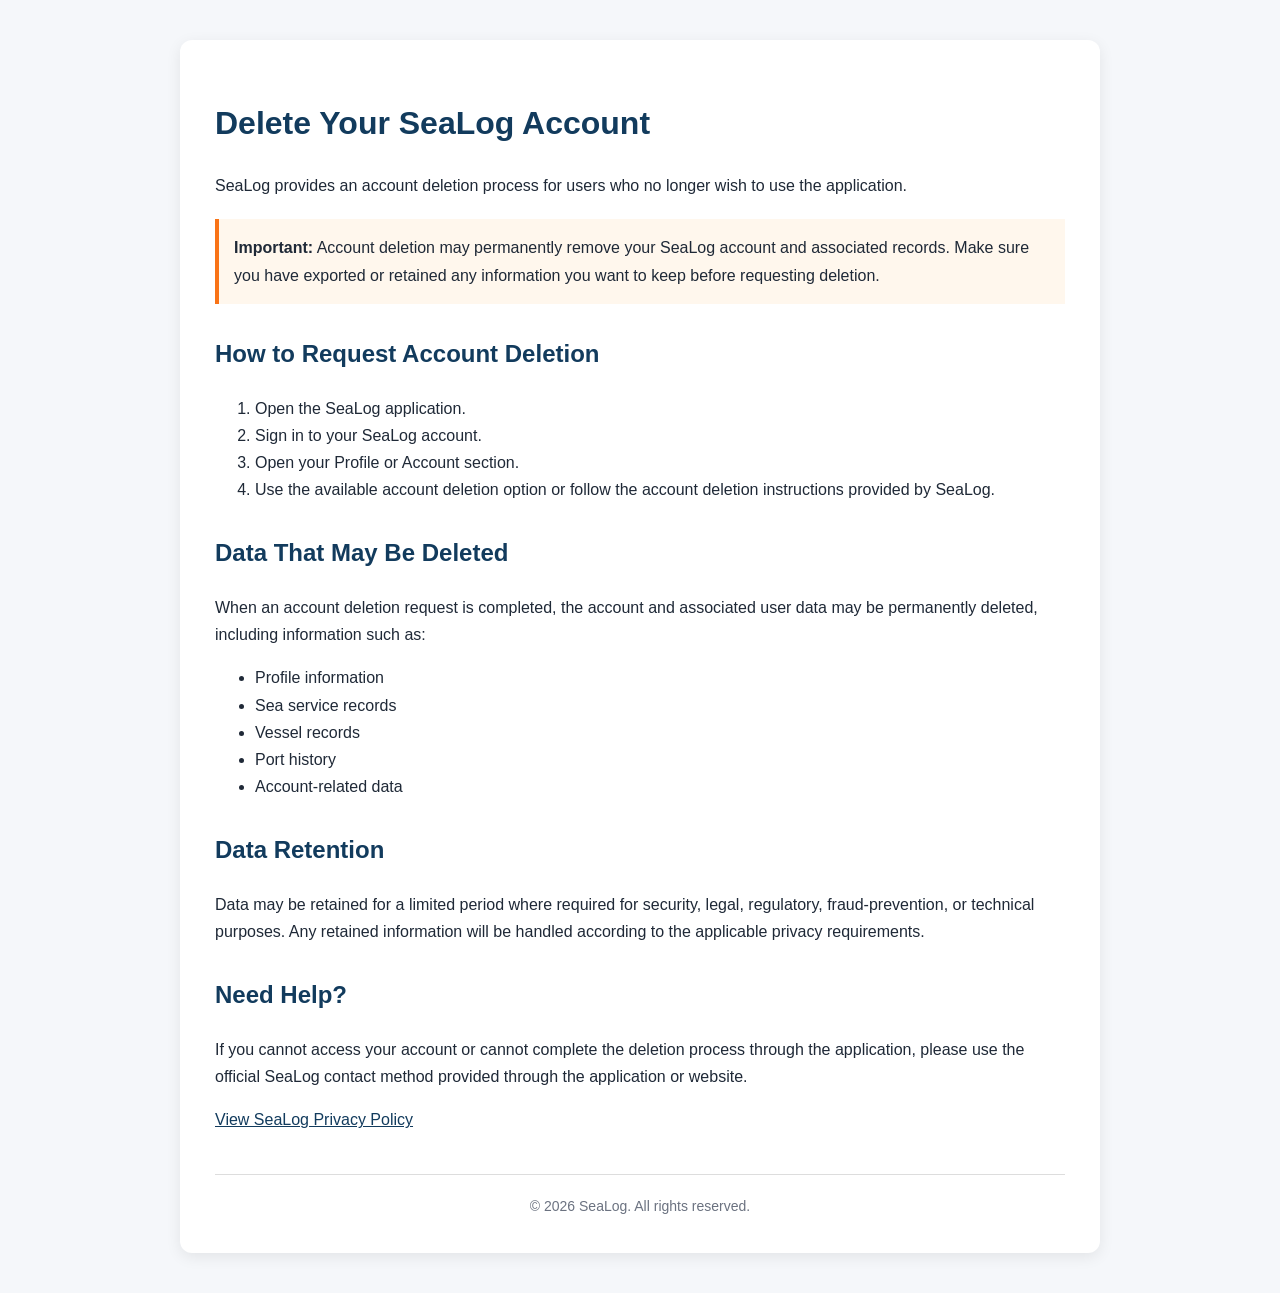
<file: delete-account.html>
<!DOCTYPE html>
<html lang="en">
<head>
  <meta charset="UTF-8">
  <meta name="viewport" content="width=device-width, initial-scale=1.0">
  <title>SeaLog - Delete Account</title>
  <style>
    body {
      font-family: Arial, sans-serif;
      line-height: 1.7;
      margin: 0;
      padding: 0;
      background: #f5f7fa;
      color: #1f2937;
    }

    .container {
      max-width: 850px;
      margin: 40px auto;
      background: #ffffff;
      padding: 35px;
      border-radius: 12px;
      box-shadow: 0 4px 15px rgba(0,0,0,0.08);
    }

    h1 {
      color: #123b5d;
    }

    h2 {
      color: #123b5d;
      margin-top: 30px;
    }

    .warning {
      background: #fff7ed;
      border-left: 4px solid #f97316;
      padding: 15px;
      margin: 20px 0;
    }

    a {
      color: #123b5d;
    }

    footer {
      margin-top: 40px;
      padding-top: 20px;
      border-top: 1px solid #ddd;
      color: #6b7280;
      font-size: 14px;
      text-align: center;
    }
  </style>
</head>

<body>
  <div class="container">

    <h1>Delete Your SeaLog Account</h1>

    <p>
      SeaLog provides an account deletion process for users who no longer
      wish to use the application.
    </p>

    <div class="warning">
      <strong>Important:</strong> Account deletion may permanently remove
      your SeaLog account and associated records. Make sure you have
      exported or retained any information you want to keep before
      requesting deletion.
    </div>

    <h2>How to Request Account Deletion</h2>

    <ol>
      <li>Open the SeaLog application.</li>
      <li>Sign in to your SeaLog account.</li>
      <li>Open your Profile or Account section.</li>
      <li>Use the available account deletion option or follow the
          account deletion instructions provided by SeaLog.</li>
    </ol>

    <h2>Data That May Be Deleted</h2>

    <p>
      When an account deletion request is completed, the account and
      associated user data may be permanently deleted, including
      information such as:
    </p>

    <ul>
      <li>Profile information</li>
      <li>Sea service records</li>
      <li>Vessel records</li>
      <li>Port history</li>
      <li>Account-related data</li>
    </ul>

    <h2>Data Retention</h2>

    <p>
      Data may be retained for a limited period where required for
      security, legal, regulatory, fraud-prevention, or technical
      purposes. Any retained information will be handled according to
      the applicable privacy requirements.
    </p>

    <h2>Need Help?</h2>

    <p>
      If you cannot access your account or cannot complete the deletion
      process through the application, please use the official SeaLog
      contact method provided through the application or website.
    </p>

    <p>
      <a href="privacy-policy.html">View SeaLog Privacy Policy</a>
    </p>

    <footer>
      © 2026 SeaLog. All rights reserved.
    </footer>

  </div>
</body>
</html>
</file>
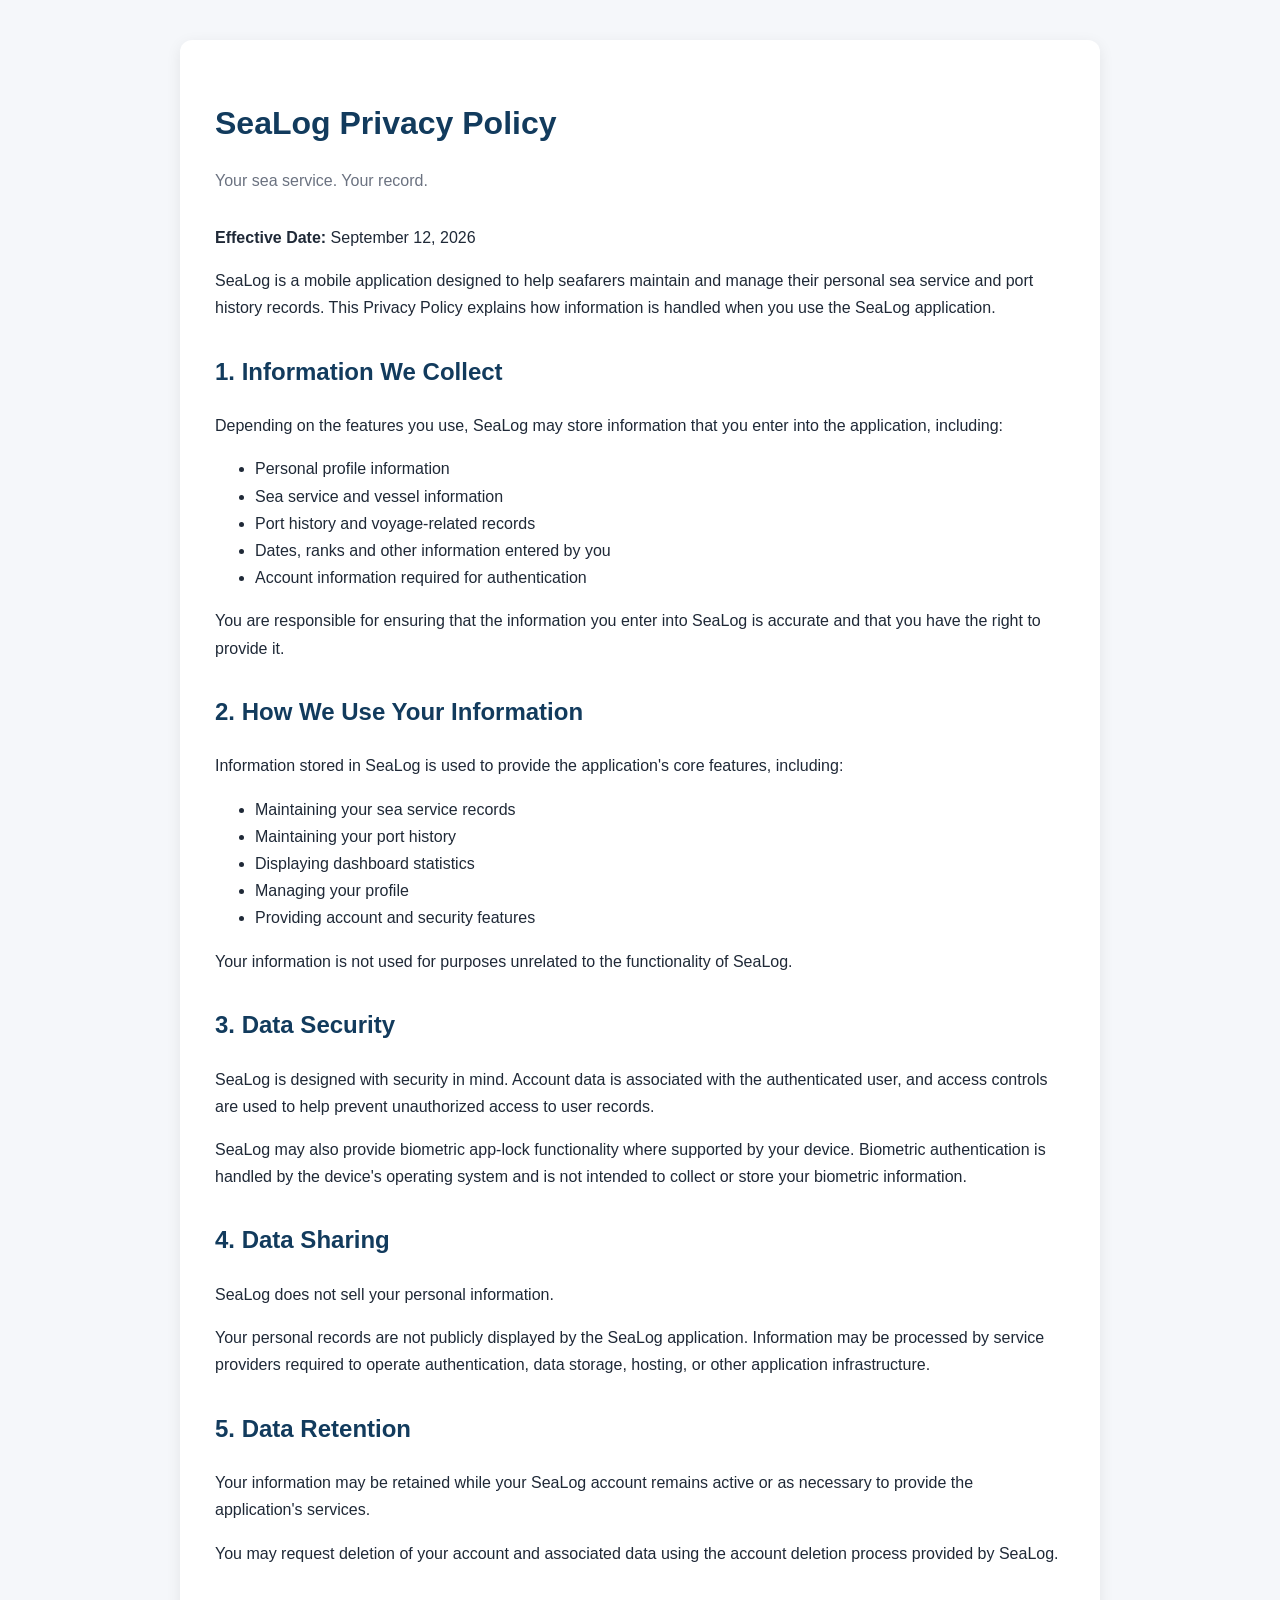
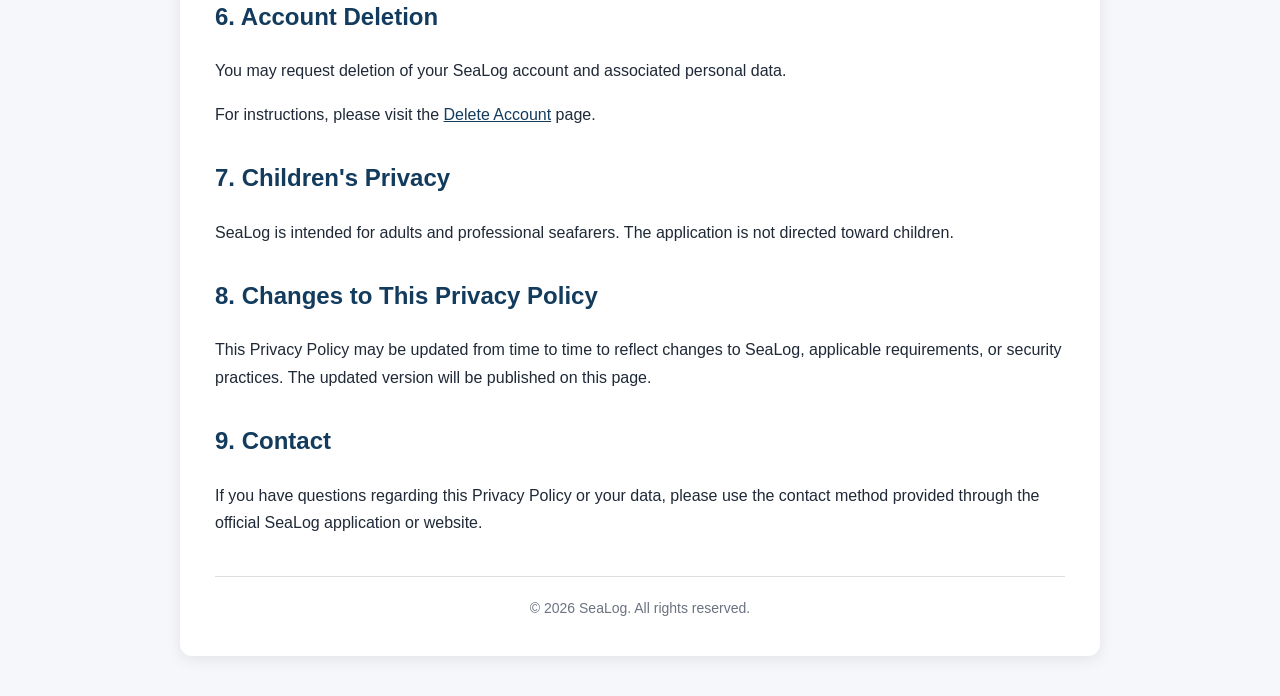
<file: privacy-policy.html>
<!DOCTYPE html>
<html lang="en">
<head>
  <meta charset="UTF-8">
  <meta name="viewport" content="width=device-width, initial-scale=1.0">
  <title>SeaLog - Privacy Policy</title>
  <style>
    body {
      font-family: Arial, sans-serif;
      line-height: 1.7;
      margin: 0;
      padding: 0;
      background: #f5f7fa;
      color: #1f2937;
    }

    .container {
      max-width: 850px;
      margin: 40px auto;
      background: #ffffff;
      padding: 35px;
      border-radius: 12px;
      box-shadow: 0 4px 15px rgba(0,0,0,0.08);
    }

    h1 {
      color: #123b5d;
      margin-bottom: 5px;
    }

    h2 {
      color: #123b5d;
      margin-top: 30px;
    }

    .subtitle {
      color: #6b7280;
      margin-bottom: 30px;
    }

    a {
      color: #123b5d;
    }

    footer {
      margin-top: 40px;
      padding-top: 20px;
      border-top: 1px solid #ddd;
      color: #6b7280;
      font-size: 14px;
      text-align: center;
    }
  </style>
</head>

<body>
  <div class="container">

    <h1>SeaLog Privacy Policy</h1>
    <p class="subtitle">Your sea service. Your record.</p>

    <p><strong>Effective Date:</strong> September 12, 2026</p>

    <p>
      SeaLog is a mobile application designed to help seafarers maintain
      and manage their personal sea service and port history records.
      This Privacy Policy explains how information is handled when you
      use the SeaLog application.
    </p>

    <h2>1. Information We Collect</h2>

    <p>
      Depending on the features you use, SeaLog may store information
      that you enter into the application, including:
    </p>

    <ul>
      <li>Personal profile information</li>
      <li>Sea service and vessel information</li>
      <li>Port history and voyage-related records</li>
      <li>Dates, ranks and other information entered by you</li>
      <li>Account information required for authentication</li>
    </ul>

    <p>
      You are responsible for ensuring that the information you enter
      into SeaLog is accurate and that you have the right to provide it.
    </p>

    <h2>2. How We Use Your Information</h2>

    <p>
      Information stored in SeaLog is used to provide the application's
      core features, including:
    </p>

    <ul>
      <li>Maintaining your sea service records</li>
      <li>Maintaining your port history</li>
      <li>Displaying dashboard statistics</li>
      <li>Managing your profile</li>
      <li>Providing account and security features</li>
    </ul>

    <p>
      Your information is not used for purposes unrelated to the
      functionality of SeaLog.
    </p>

    <h2>3. Data Security</h2>

    <p>
      SeaLog is designed with security in mind. Account data is associated
      with the authenticated user, and access controls are used to help
      prevent unauthorized access to user records.
    </p>

    <p>
      SeaLog may also provide biometric app-lock functionality where
      supported by your device. Biometric authentication is handled by
      the device's operating system and is not intended to collect or
      store your biometric information.
    </p>

    <h2>4. Data Sharing</h2>

    <p>
      SeaLog does not sell your personal information.
    </p>

    <p>
      Your personal records are not publicly displayed by the SeaLog
      application. Information may be processed by service providers
      required to operate authentication, data storage, hosting, or
      other application infrastructure.
    </p>

    <h2>5. Data Retention</h2>

    <p>
      Your information may be retained while your SeaLog account remains
      active or as necessary to provide the application's services.
    </p>

    <p>
      You may request deletion of your account and associated data using
      the account deletion process provided by SeaLog.
    </p>

    <h2>6. Account Deletion</h2>

    <p>
      You may request deletion of your SeaLog account and associated
      personal data.
    </p>

    <p>
      For instructions, please visit the
      <a href="delete-account.html">Delete Account</a> page.
    </p>

    <h2>7. Children's Privacy</h2>

    <p>
      SeaLog is intended for adults and professional seafarers. The
      application is not directed toward children.
    </p>

    <h2>8. Changes to This Privacy Policy</h2>

    <p>
      This Privacy Policy may be updated from time to time to reflect
      changes to SeaLog, applicable requirements, or security practices.
      The updated version will be published on this page.
    </p>

    <h2>9. Contact</h2>

    <p>
      If you have questions regarding this Privacy Policy or your data,
      please use the contact method provided through the official
      SeaLog application or website.
    </p>

    <footer>
      © 2026 SeaLog. All rights reserved.
    </footer>

  </div>
</body>
</html>
</file>
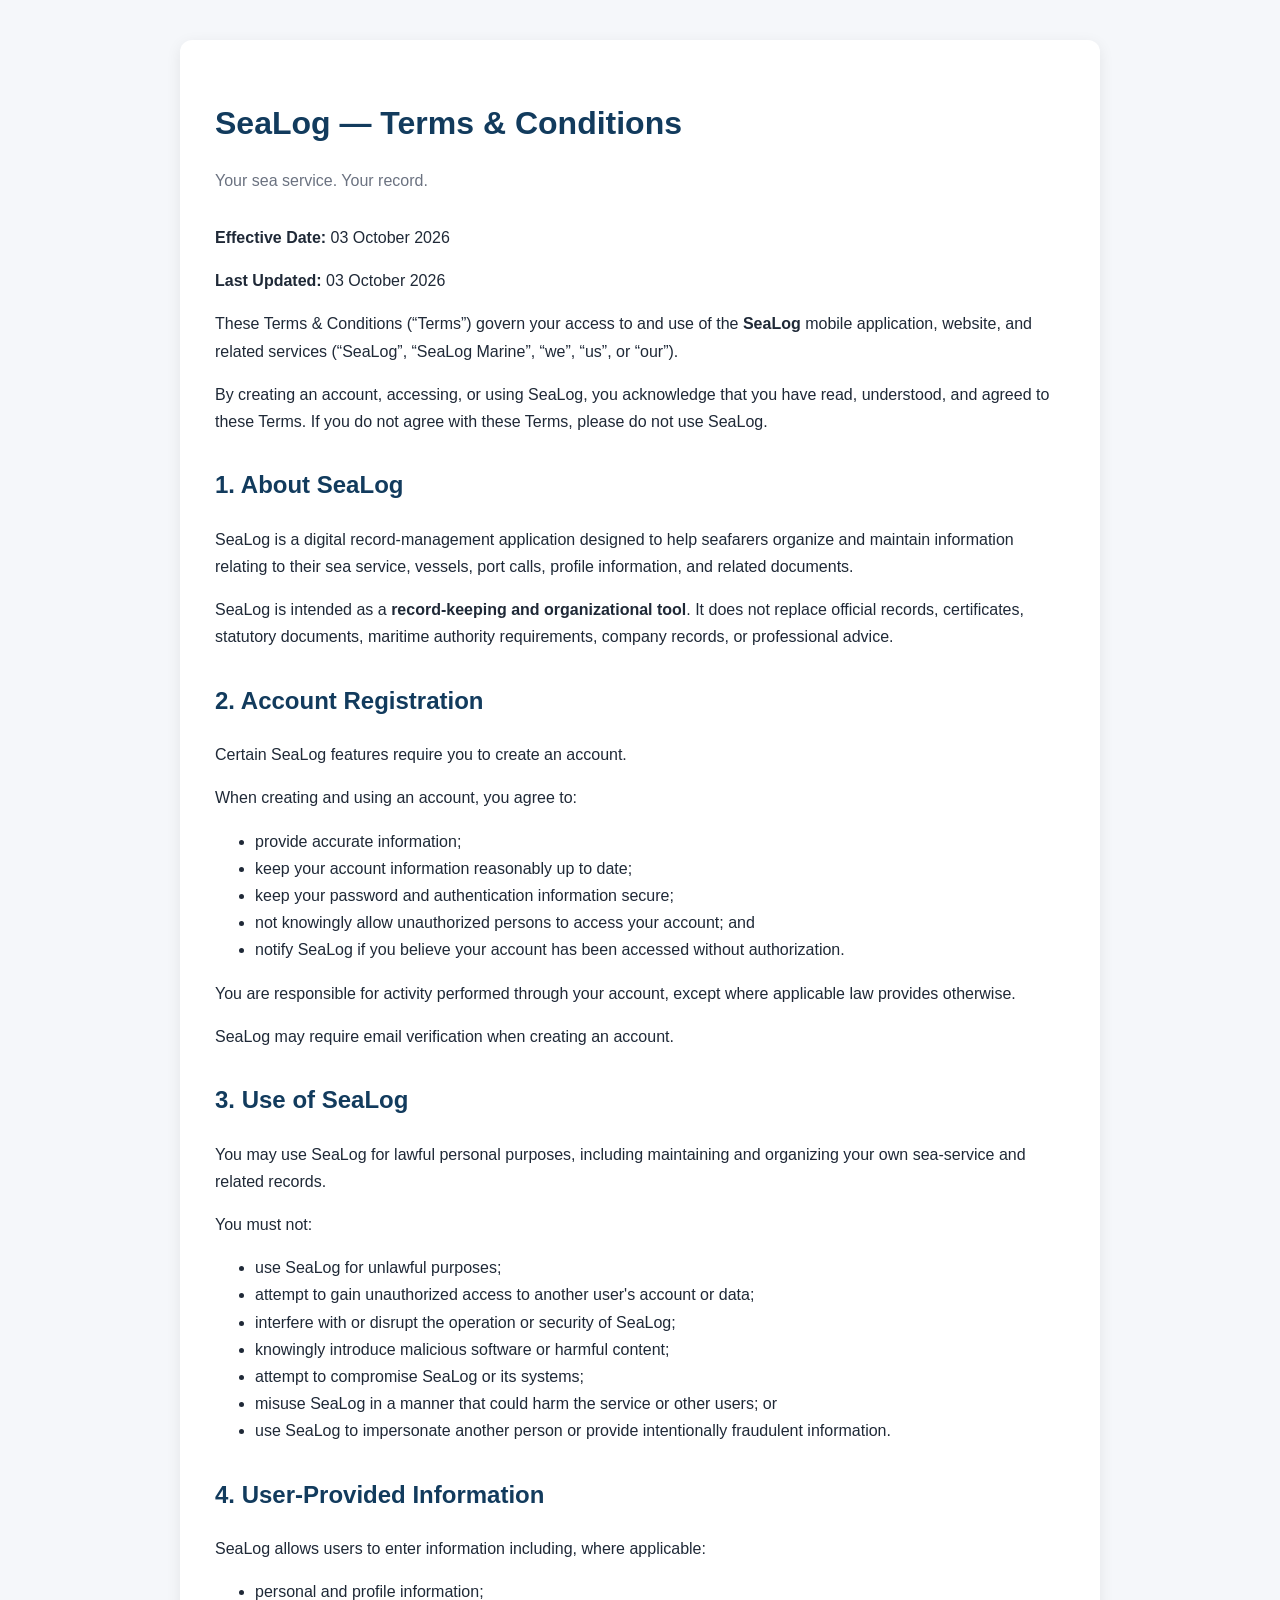
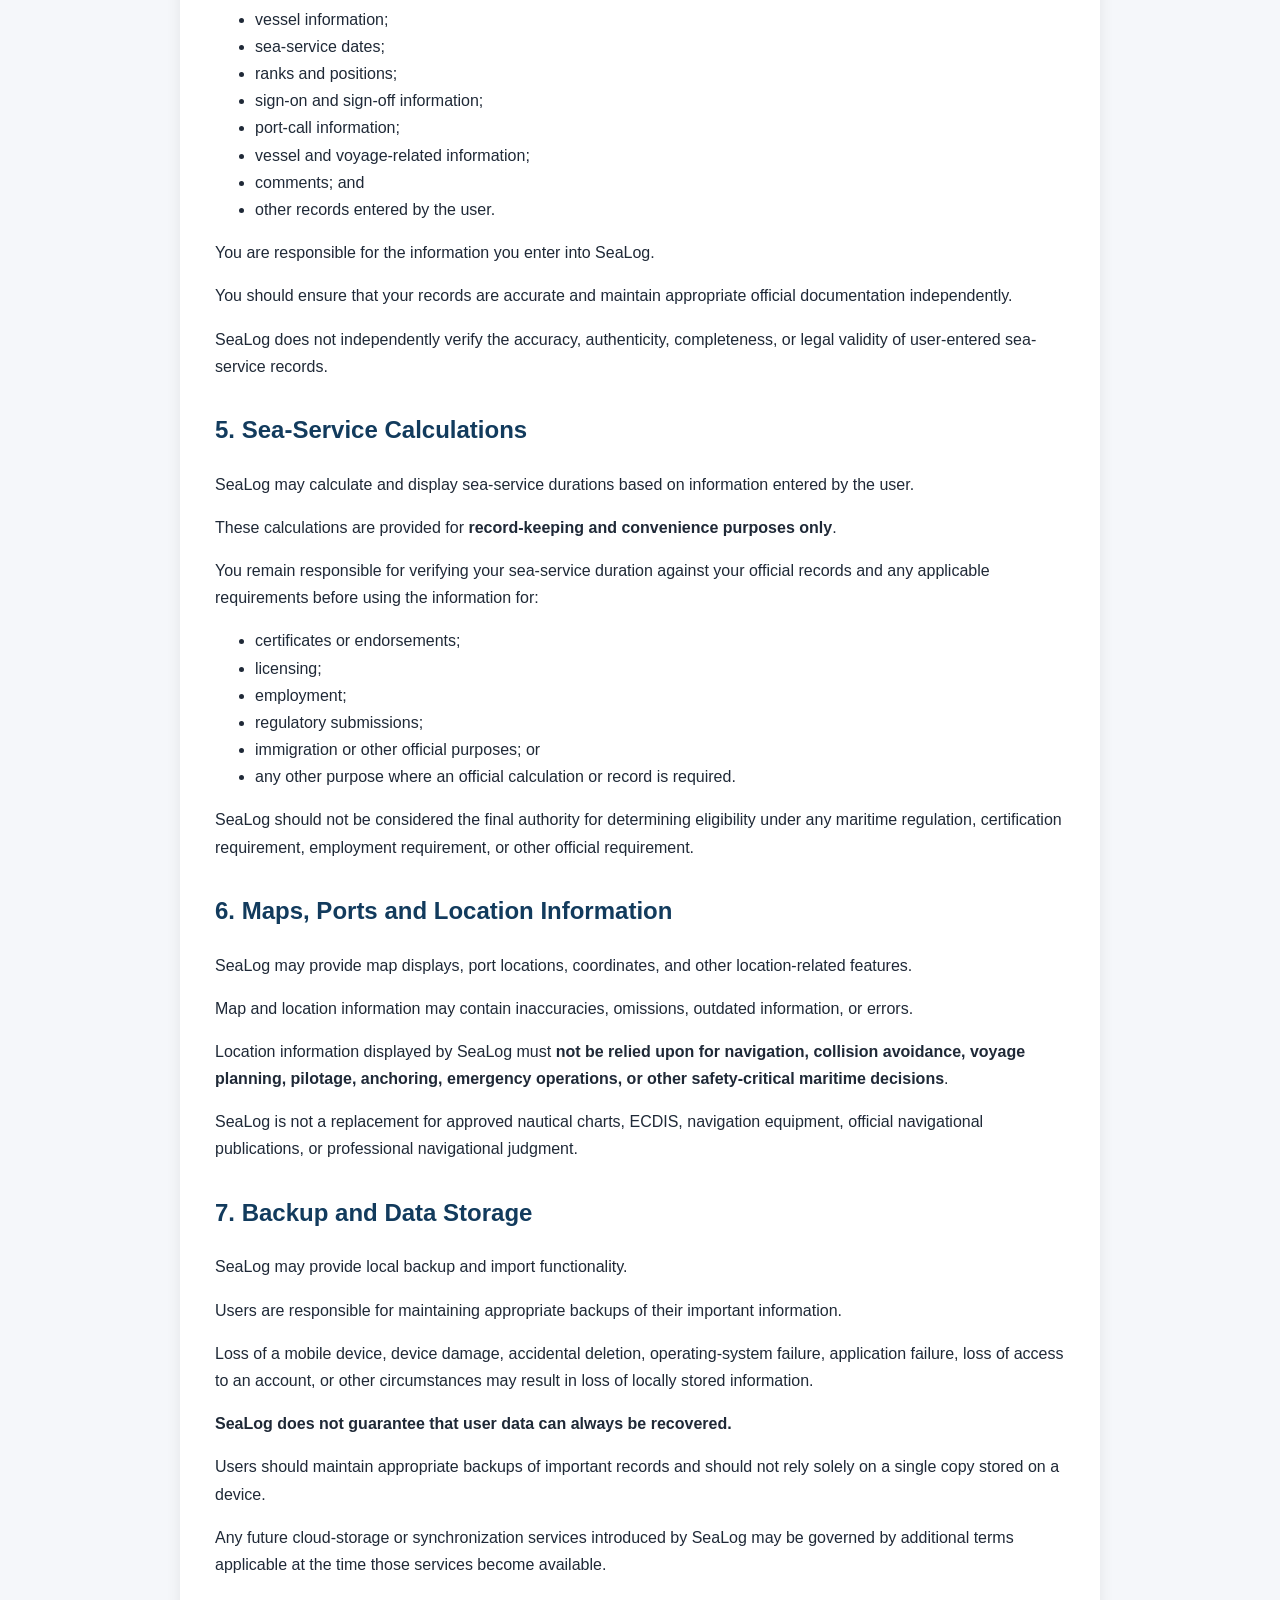
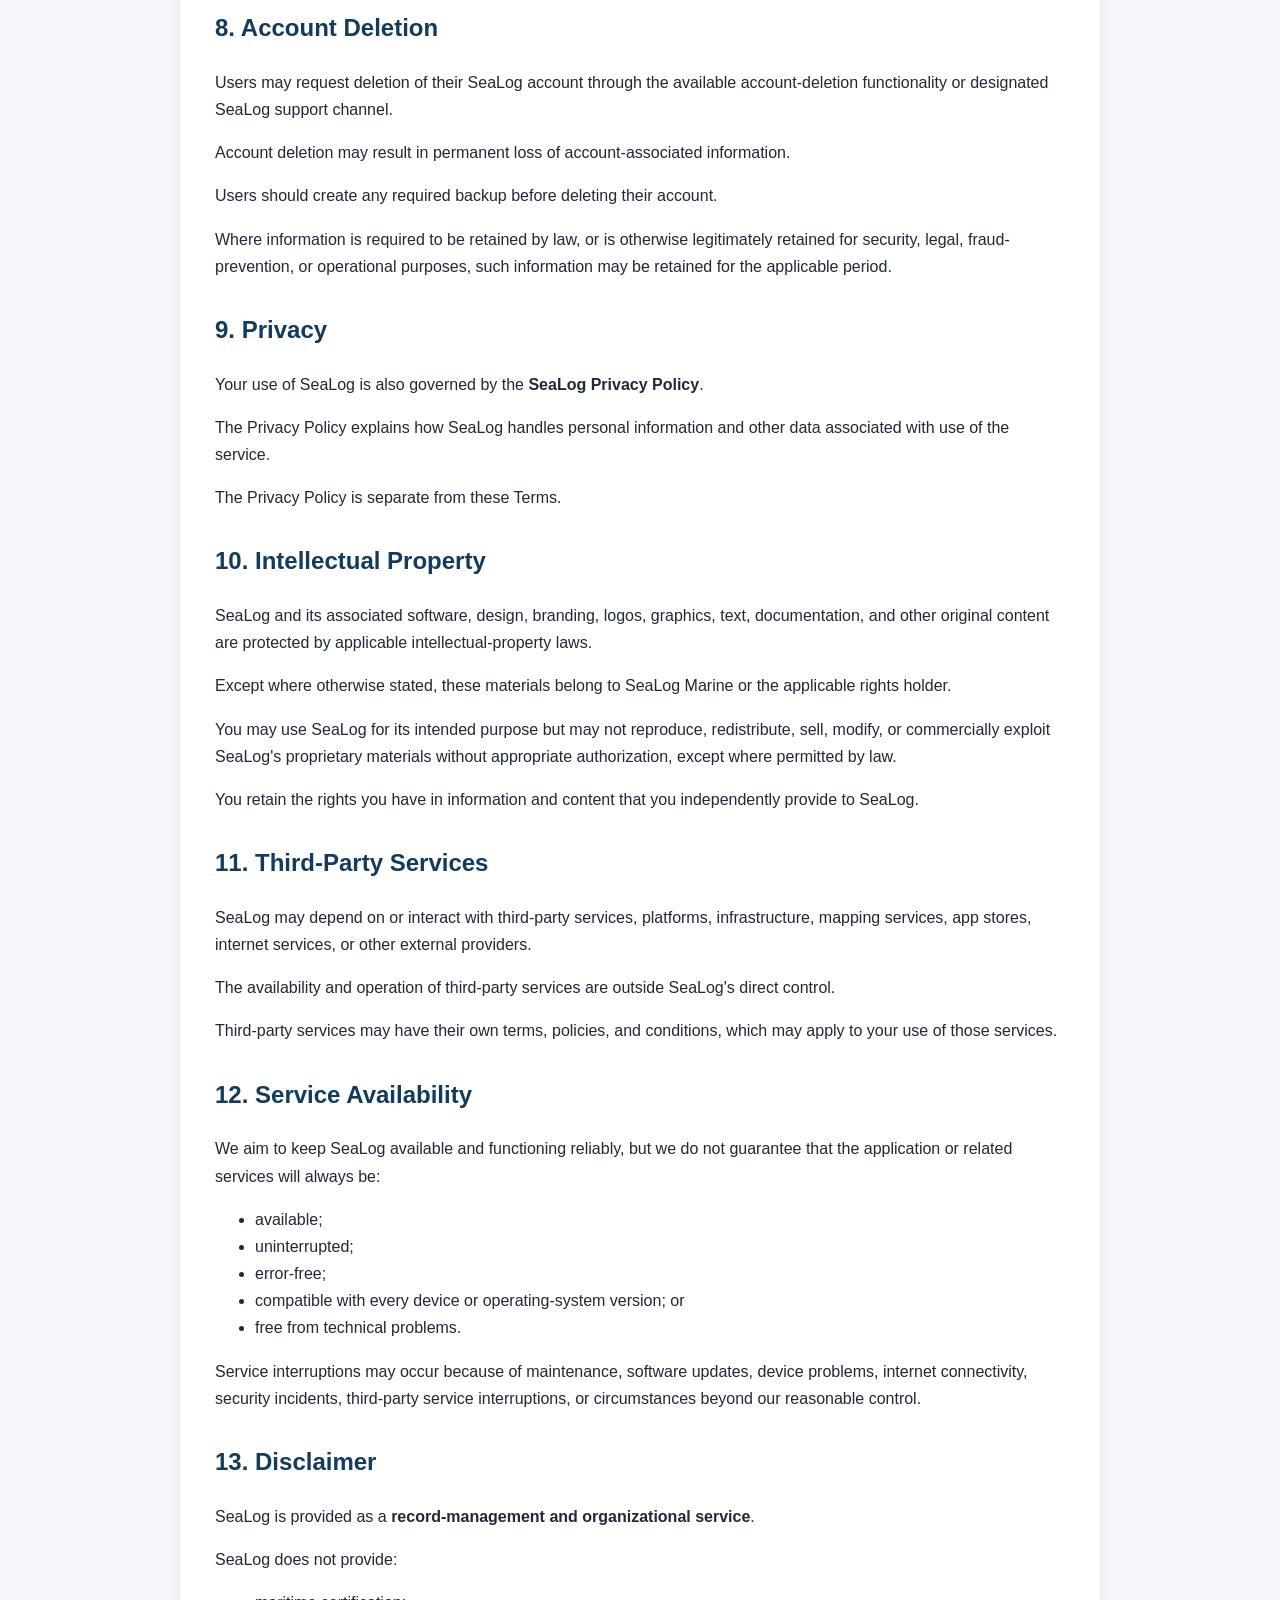
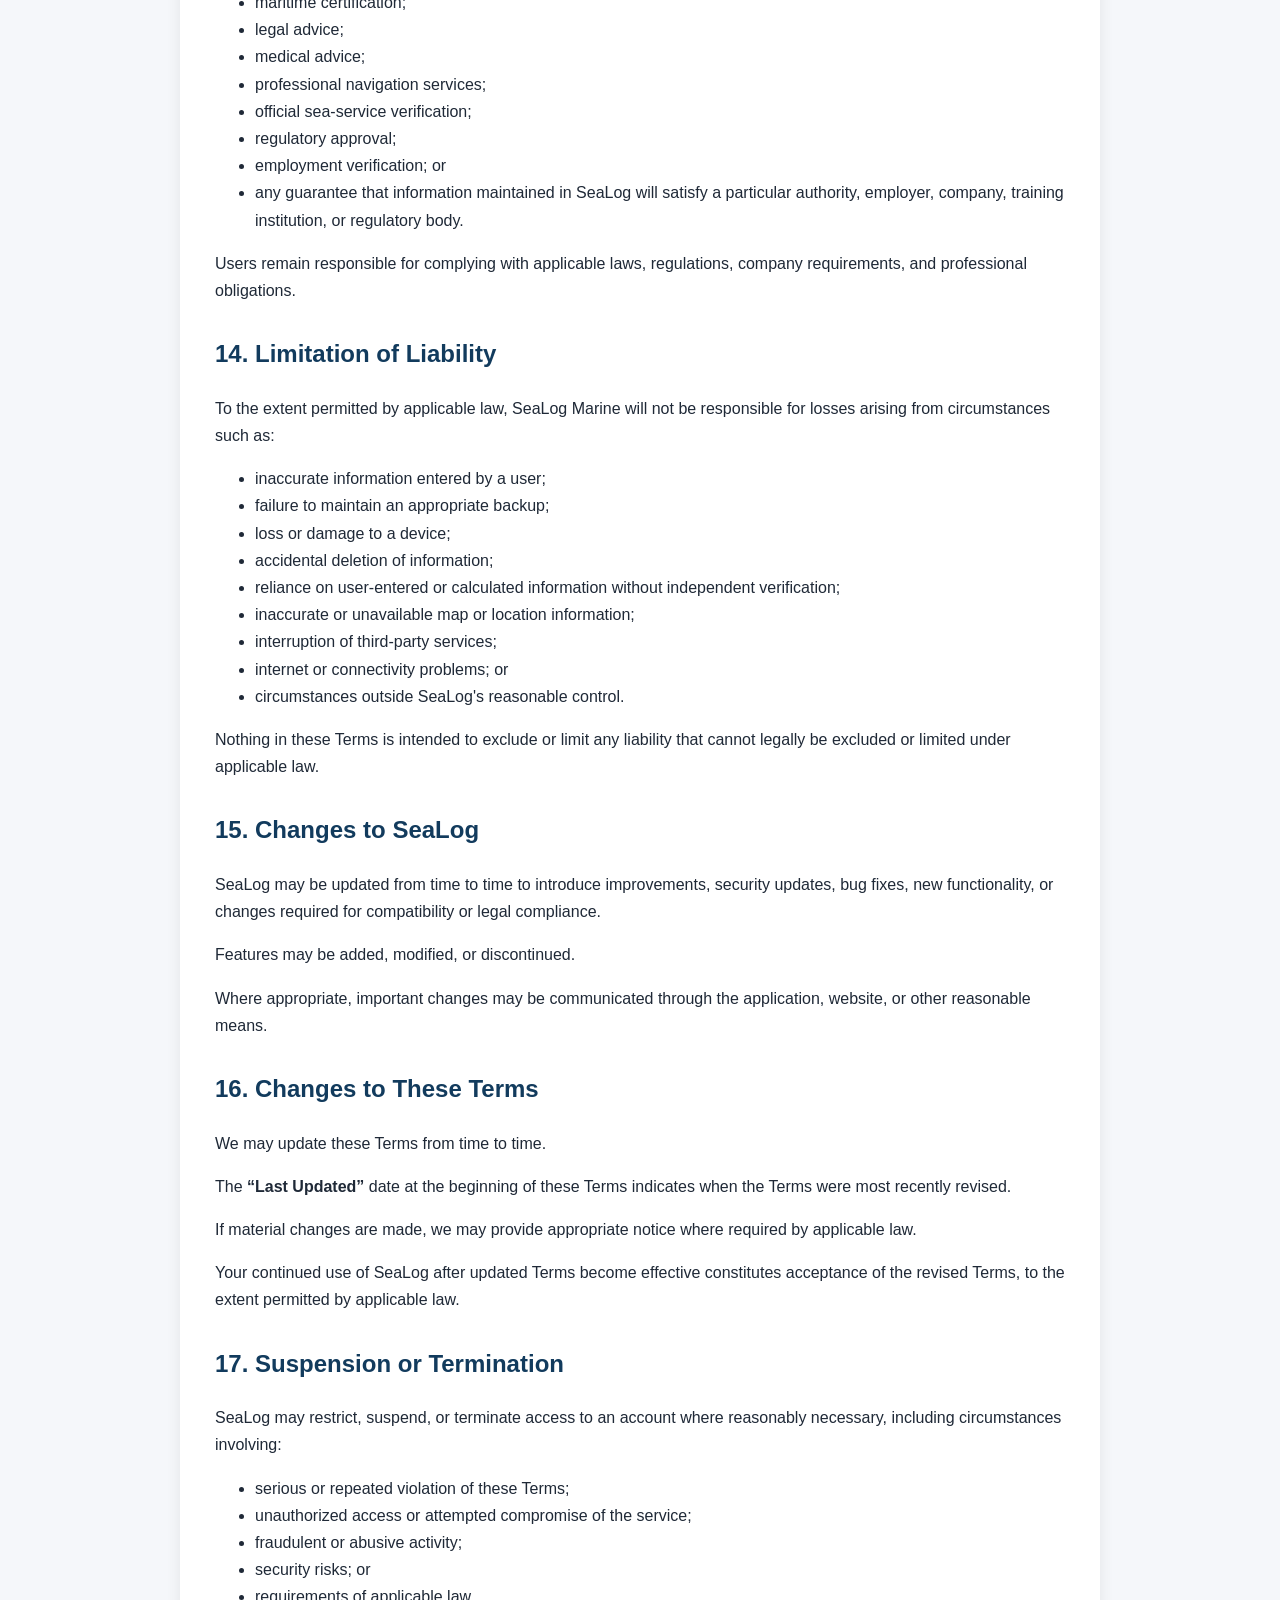
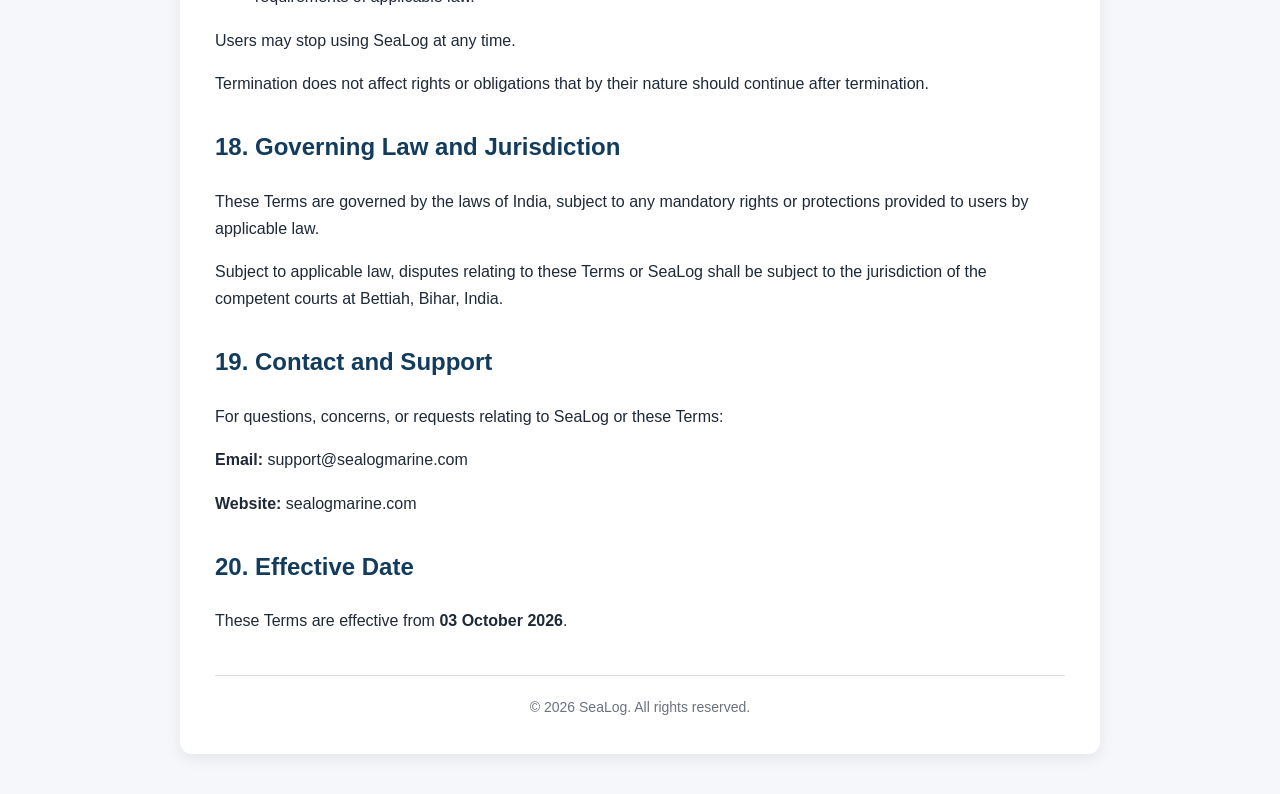
<file: terms-and-conditions.html>
<!DOCTYPE html>
<html lang="en">
<head>
<meta charset="UTF-8">
<meta name="viewport" content="width=device-width, initial-scale=1.0">
<title>SeaLog - Terms &amp; Conditions</title>
<style>
body {
  font-family: Arial, sans-serif;
  line-height: 1.7;
  margin: 0;
  padding: 0;
  background: #f5f7fa;
  color: #1f2937;
}

.container {
  max-width: 850px;
  margin: 40px auto;
  background: #ffffff;
  padding: 35px;
  border-radius: 12px;
  box-shadow: 0 4px 15px rgba(0,0,0,0.08);
}

h1 {
  color: #123b5d;
  margin-bottom: 5px;
}

h2 {
  color: #123b5d;
  margin-top: 30px;
}

.subtitle {
  color: #6b7280;
  margin-bottom: 30px;
}

a {
  color: #123b5d;
}

footer {
  margin-top: 40px;
  padding-top: 20px;
  border-top: 1px solid #ddd;
  color: #6b7280;
  font-size: 14px;
  text-align: center;
}
</style>
</head>

<body>
<div class="container">

<h1>SeaLog — Terms &amp; Conditions</h1>

<p class="subtitle">Your sea service. Your record.</p>

<p><strong>Effective Date:</strong> 03 October 2026</p>
<p><strong>Last Updated:</strong> 03 October 2026</p>

<p>
These Terms &amp; Conditions (“Terms”) govern your access to and use of the
<strong>SeaLog</strong> mobile application, website, and related services
(“SeaLog”, “SeaLog Marine”, “we”, “us”, or “our”).
</p>

<p>
By creating an account, accessing, or using SeaLog, you acknowledge that you
have read, understood, and agreed to these Terms. If you do not agree with
these Terms, please do not use SeaLog.
</p>

<h2>1. About SeaLog</h2>

<p>
SeaLog is a digital record-management application designed to help seafarers
organize and maintain information relating to their sea service, vessels,
port calls, profile information, and related documents.
</p>

<p>
SeaLog is intended as a <strong>record-keeping and organizational tool</strong>.
It does not replace official records, certificates, statutory documents,
maritime authority requirements, company records, or professional advice.
</p>

<h2>2. Account Registration</h2>

<p>Certain SeaLog features require you to create an account.</p>

<p>When creating and using an account, you agree to:</p>

<ul>
<li>provide accurate information;</li>
<li>keep your account information reasonably up to date;</li>
<li>keep your password and authentication information secure;</li>
<li>not knowingly allow unauthorized persons to access your account; and</li>
<li>notify SeaLog if you believe your account has been accessed without authorization.</li>
</ul>

<p>
You are responsible for activity performed through your account, except where
applicable law provides otherwise.
</p>

<p>SeaLog may require email verification when creating an account.</p>

<h2>3. Use of SeaLog</h2>

<p>
You may use SeaLog for lawful personal purposes, including maintaining and
organizing your own sea-service and related records.
</p>

<p>You must not:</p>

<ul>
<li>use SeaLog for unlawful purposes;</li>
<li>attempt to gain unauthorized access to another user's account or data;</li>
<li>interfere with or disrupt the operation or security of SeaLog;</li>
<li>knowingly introduce malicious software or harmful content;</li>
<li>attempt to compromise SeaLog or its systems;</li>
<li>misuse SeaLog in a manner that could harm the service or other users; or</li>
<li>use SeaLog to impersonate another person or provide intentionally fraudulent information.</li>
</ul>

<h2>4. User-Provided Information</h2>

<p>
SeaLog allows users to enter information including, where applicable:
</p>

<ul>
<li>personal and profile information;</li>
<li>vessel information;</li>
<li>sea-service dates;</li>
<li>ranks and positions;</li>
<li>sign-on and sign-off information;</li>
<li>port-call information;</li>
<li>vessel and voyage-related information;</li>
<li>comments; and</li>
<li>other records entered by the user.</li>
</ul>

<p>
You are responsible for the information you enter into SeaLog.
</p>

<p>
You should ensure that your records are accurate and maintain appropriate
official documentation independently.
</p>

<p>
SeaLog does not independently verify the accuracy, authenticity, completeness,
or legal validity of user-entered sea-service records.
</p>

<h2>5. Sea-Service Calculations</h2>

<p>
SeaLog may calculate and display sea-service durations based on information
entered by the user.
</p>

<p>
These calculations are provided for <strong>record-keeping and convenience
purposes only</strong>.
</p>

<p>
You remain responsible for verifying your sea-service duration against your
official records and any applicable requirements before using the information
for:
</p>

<ul>
<li>certificates or endorsements;</li>
<li>licensing;</li>
<li>employment;</li>
<li>regulatory submissions;</li>
<li>immigration or other official purposes; or</li>
<li>any other purpose where an official calculation or record is required.</li>
</ul>

<p>
SeaLog should not be considered the final authority for determining eligibility
under any maritime regulation, certification requirement, employment
requirement, or other official requirement.
</p>

<h2>6. Maps, Ports and Location Information</h2>

<p>
SeaLog may provide map displays, port locations, coordinates, and other
location-related features.
</p>

<p>
Map and location information may contain inaccuracies, omissions, outdated
information, or errors.
</p>

<p>
Location information displayed by SeaLog must <strong>not be relied upon for
navigation, collision avoidance, voyage planning, pilotage, anchoring,
emergency operations, or other safety-critical maritime decisions</strong>.
</p>

<p>
SeaLog is not a replacement for approved nautical charts, ECDIS, navigation
equipment, official navigational publications, or professional navigational
judgment.
</p>

<h2>7. Backup and Data Storage</h2>

<p>
SeaLog may provide local backup and import functionality.
</p>

<p>
Users are responsible for maintaining appropriate backups of their important
information.
</p>

<p>
Loss of a mobile device, device damage, accidental deletion, operating-system
failure, application failure, loss of access to an account, or other
circumstances may result in loss of locally stored information.
</p>

<p>
<strong>SeaLog does not guarantee that user data can always be recovered.</strong>
</p>

<p>
Users should maintain appropriate backups of important records and should not
rely solely on a single copy stored on a device.
</p>

<p>
Any future cloud-storage or synchronization services introduced by SeaLog may
be governed by additional terms applicable at the time those services become
available.
</p>

<h2>8. Account Deletion</h2>

<p>
Users may request deletion of their SeaLog account through the available
account-deletion functionality or designated SeaLog support channel.
</p>

<p>
Account deletion may result in permanent loss of account-associated information.
</p>

<p>
Users should create any required backup before deleting their account.
</p>

<p>
Where information is required to be retained by law, or is otherwise
legitimately retained for security, legal, fraud-prevention, or operational
purposes, such information may be retained for the applicable period.
</p>

<h2>9. Privacy</h2>

<p>
Your use of SeaLog is also governed by the <strong>SeaLog Privacy Policy</strong>.
</p>

<p>
The Privacy Policy explains how SeaLog handles personal information and other
data associated with use of the service.
</p>

<p>
The Privacy Policy is separate from these Terms.
</p>

<h2>10. Intellectual Property</h2>

<p>
SeaLog and its associated software, design, branding, logos, graphics, text,
documentation, and other original content are protected by applicable
intellectual-property laws.
</p>

<p>
Except where otherwise stated, these materials belong to SeaLog Marine or the
applicable rights holder.
</p>

<p>
You may use SeaLog for its intended purpose but may not reproduce, redistribute,
sell, modify, or commercially exploit SeaLog's proprietary materials without
appropriate authorization, except where permitted by law.
</p>

<p>
You retain the rights you have in information and content that you independently
provide to SeaLog.
</p>

<h2>11. Third-Party Services</h2>

<p>
SeaLog may depend on or interact with third-party services, platforms,
infrastructure, mapping services, app stores, internet services, or other
external providers.
</p>

<p>
The availability and operation of third-party services are outside SeaLog's
direct control.
</p>

<p>
Third-party services may have their own terms, policies, and conditions, which
may apply to your use of those services.
</p>

<h2>12. Service Availability</h2>

<p>
We aim to keep SeaLog available and functioning reliably, but we do not
guarantee that the application or related services will always be:
</p>

<ul>
<li>available;</li>
<li>uninterrupted;</li>
<li>error-free;</li>
<li>compatible with every device or operating-system version; or</li>
<li>free from technical problems.</li>
</ul>

<p>
Service interruptions may occur because of maintenance, software updates,
device problems, internet connectivity, security incidents, third-party
service interruptions, or circumstances beyond our reasonable control.
</p>

<h2>13. Disclaimer</h2>

<p>
SeaLog is provided as a <strong>record-management and organizational
service</strong>.
</p>

<p>SeaLog does not provide:</p>

<ul>
<li>maritime certification;</li>
<li>legal advice;</li>
<li>medical advice;</li>
<li>professional navigation services;</li>
<li>official sea-service verification;</li>
<li>regulatory approval;</li>
<li>employment verification; or</li>
<li>any guarantee that information maintained in SeaLog will satisfy a particular
authority, employer, company, training institution, or regulatory body.</li>
</ul>

<p>
Users remain responsible for complying with applicable laws, regulations,
company requirements, and professional obligations.
</p>

<h2>14. Limitation of Liability</h2>

<p>
To the extent permitted by applicable law, SeaLog Marine will not be
responsible for losses arising from circumstances such as:
</p>

<ul>
<li>inaccurate information entered by a user;</li>
<li>failure to maintain an appropriate backup;</li>
<li>loss or damage to a device;</li>
<li>accidental deletion of information;</li>
<li>reliance on user-entered or calculated information without independent verification;</li>
<li>inaccurate or unavailable map or location information;</li>
<li>interruption of third-party services;</li>
<li>internet or connectivity problems; or</li>
<li>circumstances outside SeaLog's reasonable control.</li>
</ul>

<p>
Nothing in these Terms is intended to exclude or limit any liability that
cannot legally be excluded or limited under applicable law.
</p>

<h2>15. Changes to SeaLog</h2>

<p>
SeaLog may be updated from time to time to introduce improvements, security
updates, bug fixes, new functionality, or changes required for compatibility
or legal compliance.
</p>

<p>
Features may be added, modified, or discontinued.
</p>

<p>
Where appropriate, important changes may be communicated through the
application, website, or other reasonable means.
</p>

<h2>16. Changes to These Terms</h2>

<p>
We may update these Terms from time to time.
</p>

<p>
The <strong>“Last Updated”</strong> date at the beginning of these Terms
indicates when the Terms were most recently revised.
</p>

<p>
If material changes are made, we may provide appropriate notice where required
by applicable law.
</p>

<p>
Your continued use of SeaLog after updated Terms become effective constitutes
acceptance of the revised Terms, to the extent permitted by applicable law.
</p>

<h2>17. Suspension or Termination</h2>

<p>
SeaLog may restrict, suspend, or terminate access to an account where
reasonably necessary, including circumstances involving:
</p>

<ul>
<li>serious or repeated violation of these Terms;</li>
<li>unauthorized access or attempted compromise of the service;</li>
<li>fraudulent or abusive activity;</li>
<li>security risks; or</li>
<li>requirements of applicable law.</li>
</ul>

<p>
Users may stop using SeaLog at any time.
</p>

<p>
Termination does not affect rights or obligations that by their nature should
continue after termination.
</p>

<h2>18. Governing Law and Jurisdiction</h2>

<p>
These Terms are governed by the laws of India, subject to any mandatory rights
or protections provided to users by applicable law.
</p>

<p>
Subject to applicable law, disputes relating to these Terms or SeaLog shall be
subject to the jurisdiction of the competent courts at Bettiah, Bihar, India.
</p>

<h2>19. Contact and Support</h2>

<p>
For questions, concerns, or requests relating to SeaLog or these Terms:
</p>

<p>
<strong>Email:</strong> support@sealogmarine.com
</p>

<p>
<strong>Website:</strong> sealogmarine.com
</p>

<h2>20. Effective Date</h2>

<p>
These Terms are effective from <strong>03 October 2026</strong>.
</p>

<footer>
© 2026 SeaLog. All rights reserved.
</footer>

</div>
</body>
</html>
</file>
